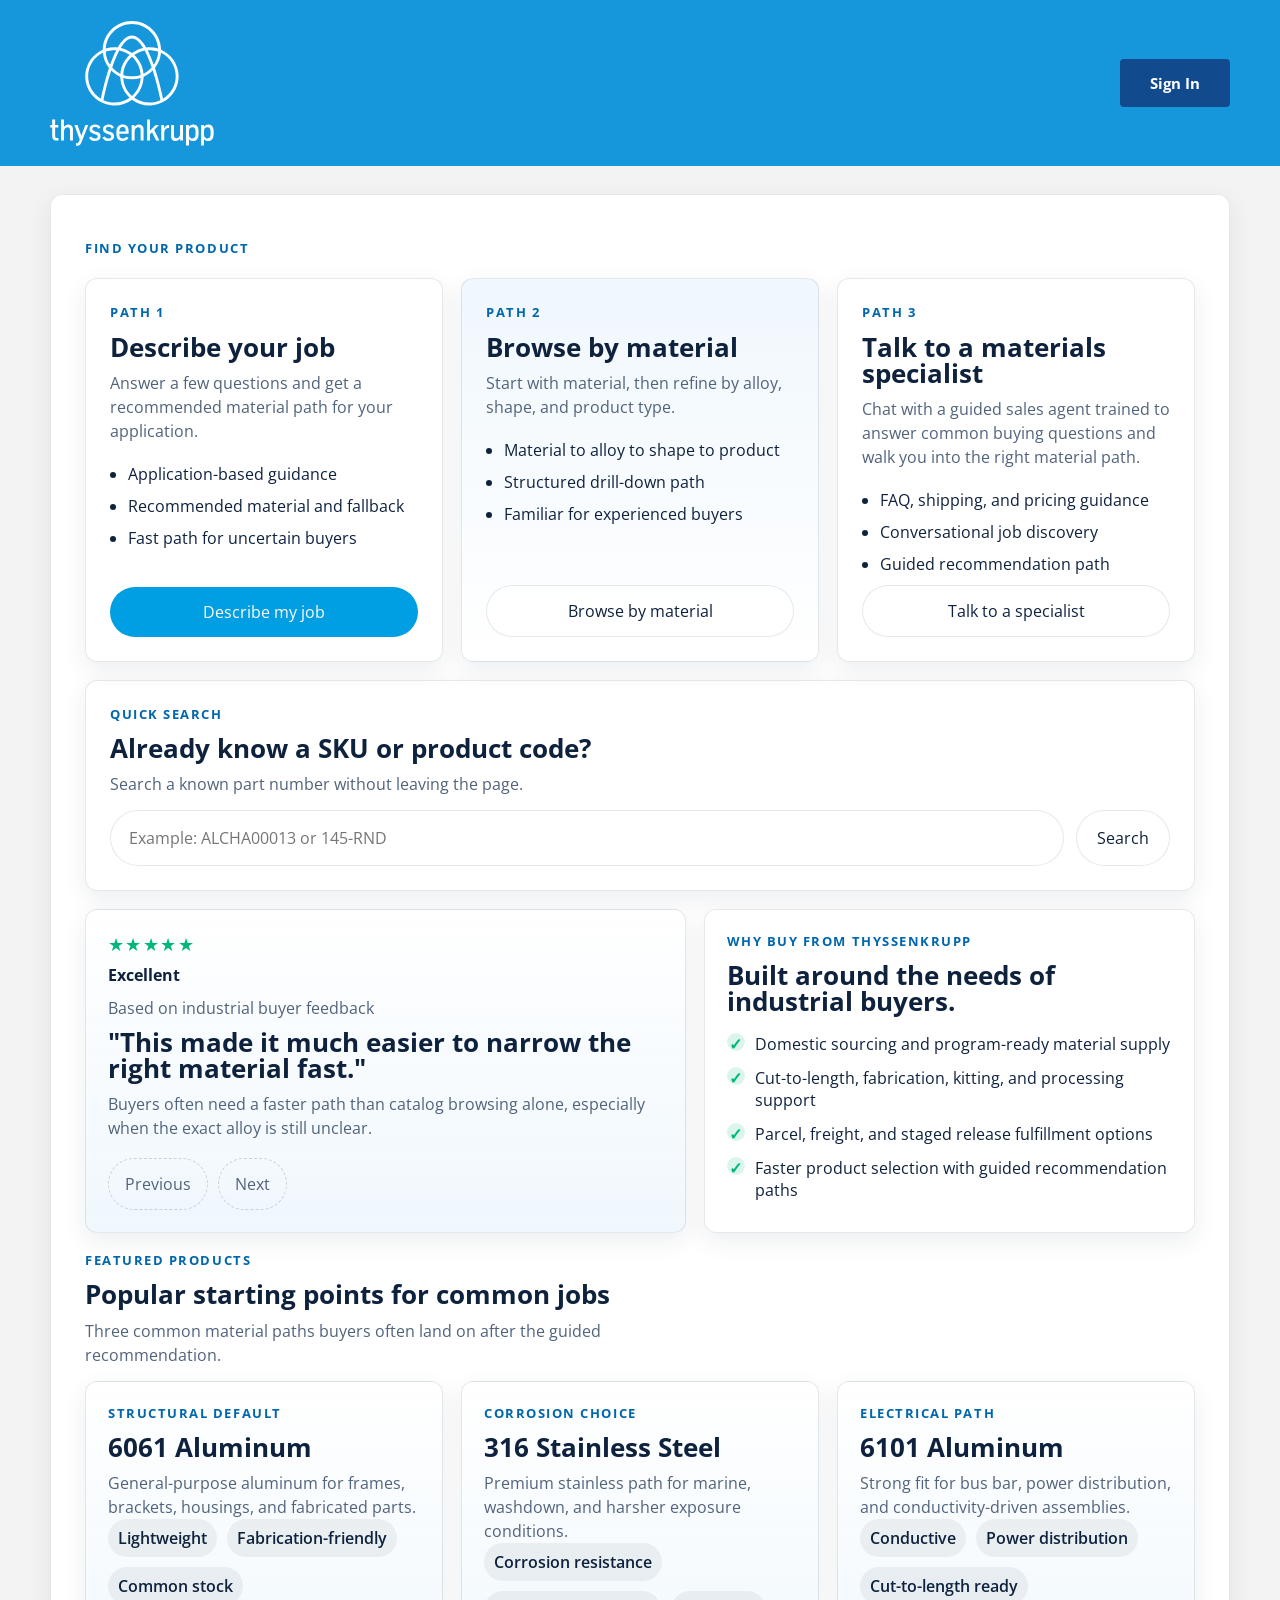
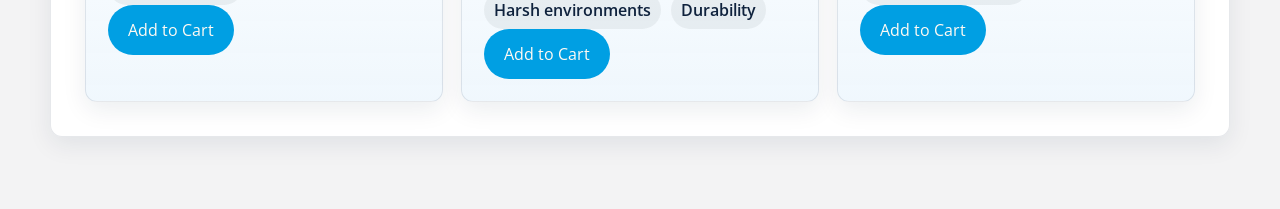
<file: index.html>
<!DOCTYPE html>
<html lang="en">
<head>
  <meta charset="UTF-8">
  <meta name="viewport" content="width=device-width, initial-scale=1.0">
  <title>materialsPLUS | Find Your Product</title>
  <link rel="preconnect" href="https://fonts.googleapis.com">
  <link rel="preconnect" href="https://fonts.gstatic.com" crossorigin>
  <link href="https://fonts.googleapis.com/css2?family=Open+Sans:wght@400;600;700&display=swap" rel="stylesheet">
  <link rel="stylesheet" href="styles.css">
</head>
<body>
  <div class="page-shell">
    <div class="brand-bar home-header">
      <div class="home-header-left">
        <img class="home-tk-logo" src="tk-logo.svg" alt="thyssenkrupp logo">
      </div>
      <div class="home-header-right">
        <div class="home-header-account">
          <span class="home-signin">Sign In</span>
        </div>
      </div>
    </div>
    <main>
      <section class="hero hero-cards-only" id="strategy">
        <div class="section-heading hero-heading">
          <p class="eyebrow">Find Your Product</p>
        </div>
        <div class="path-grid">
          <article class="path-card">
            <p class="card-label">Path 1</p>
            <h3>Describe your job</h3>
            <p>Answer a few questions and get a recommended material path for your application.</p>
            <ul class="benefit-list">
              <li>Application-based guidance</li>
              <li>Recommended material and fallback</li>
              <li>Fast path for uncertain buyers</li>
            </ul>
            <button class="button button-primary" id="start-guided-inline">Describe my job</button>
          </article>
          <article class="path-card path-card-secondary">
            <p class="card-label">Path 2</p>
            <h3>Browse by material</h3>
            <p>Start with material, then refine by alloy, shape, and product type.</p>
            <ul class="benefit-list">
              <li>Material to alloy to shape to product</li>
              <li>Structured drill-down path</li>
              <li>Familiar for experienced buyers</li>
            </ul>
            <button class="button button-secondary" id="start-selector-inline">Browse by material</button>
          </article>
          <article class="path-card">
            <p class="card-label">Path 3</p>
            <h3>Talk to a materials specialist</h3>
            <p>Chat with a guided sales agent trained to answer common buying questions and walk you into the right material path.</p>
            <ul class="benefit-list">
              <li>FAQ, shipping, and pricing guidance</li>
              <li>Conversational job discovery</li>
              <li>Guided recommendation path</li>
            </ul>
            <button class="button button-secondary" id="start-agent-inline">Talk to a specialist</button>
          </article>
        </div>

        <section class="home-search-card">
          <div class="section-heading compact-heading">
            <p class="eyebrow">Quick Search</p>
            <h3>Already know a SKU or product code?</h3>
            <p>Search a known part number without leaving the page.</p>
          </div>
          <div class="sku-form">
            <input id="home-sku-input" class="sku-input" type="text" placeholder="Example: ALCHA00013 or 145-RND">
            <button class="button button-secondary" id="home-sku-submit">Search</button>
          </div>
          <div id="home-sku-result" class="sku-result hidden"></div>
        </section>

        <section class="trust-grid">
          <article class="note-card review-slider-card">
            <div class="trustpilot-brand">
              <span class="trustpilot-stars">★★★★★</span>
              <strong>Excellent</strong>
            </div>
            <p class="review-count">Based on industrial buyer feedback</p>
            <h3 id="review-title">"This made it much easier to narrow the right material fast."</h3>
            <p id="review-copy">Buyers often need a faster path than catalog browsing alone, especially when the exact alloy is still unclear.</p>
            <div class="review-slider-controls">
              <button class="button button-ghost review-nav" id="review-prev">Previous</button>
              <button class="button button-ghost review-nav" id="review-next">Next</button>
            </div>
          </article>
          <article class="note-card benefits-card">
            <p class="eyebrow">Why Buy From thyssenkrupp</p>
            <h3>Built around the needs of industrial buyers.</h3>
            <ul class="check-list">
              <li>Domestic sourcing and program-ready material supply</li>
              <li>Cut-to-length, fabrication, kitting, and processing support</li>
              <li>Parcel, freight, and staged release fulfillment options</li>
              <li>Faster product selection with guided recommendation paths</li>
            </ul>
          </article>
        </section>

        <section class="featured-products">
          <div class="section-heading compact-heading">
            <p class="eyebrow">Featured Products</p>
            <h3>Popular starting points for common jobs</h3>
            <p>Three common material paths buyers often land on after the guided recommendation.</p>
          </div>
          <div class="strategy-grid">
            <article class="strategy-card product-spotlight">
              <p class="card-label">Structural Default</p>
              <h3>6061 Aluminum</h3>
              <p>General-purpose aluminum for frames, brackets, housings, and fabricated parts.</p>
              <div class="buyer-summary-list">
                <span>Lightweight</span>
                <span>Fabrication-friendly</span>
                <span>Common stock</span>
              </div>
              <button class="button button-primary product-spotlight-button">Add to Cart</button>
            </article>
            <article class="strategy-card product-spotlight">
              <p class="card-label">Corrosion Choice</p>
              <h3>316 Stainless Steel</h3>
              <p>Premium stainless path for marine, washdown, and harsher exposure conditions.</p>
              <div class="buyer-summary-list">
                <span>Corrosion resistance</span>
                <span>Harsh environments</span>
                <span>Durability</span>
              </div>
              <button class="button button-primary product-spotlight-button">Add to Cart</button>
            </article>
            <article class="strategy-card product-spotlight">
              <p class="card-label">Electrical Path</p>
              <h3>6101 Aluminum</h3>
              <p>Strong fit for bus bar, power distribution, and conductivity-driven assemblies.</p>
              <div class="buyer-summary-list">
                <span>Conductive</span>
                <span>Power distribution</span>
                <span>Cut-to-length ready</span>
              </div>
              <button class="button button-primary product-spotlight-button">Add to Cart</button>
            </article>
          </div>
        </section>
      </section>
    </main>
  </div>

  <script src="data.js"></script>
  <script src="flow.js"></script>
</body>
</html>
</file>
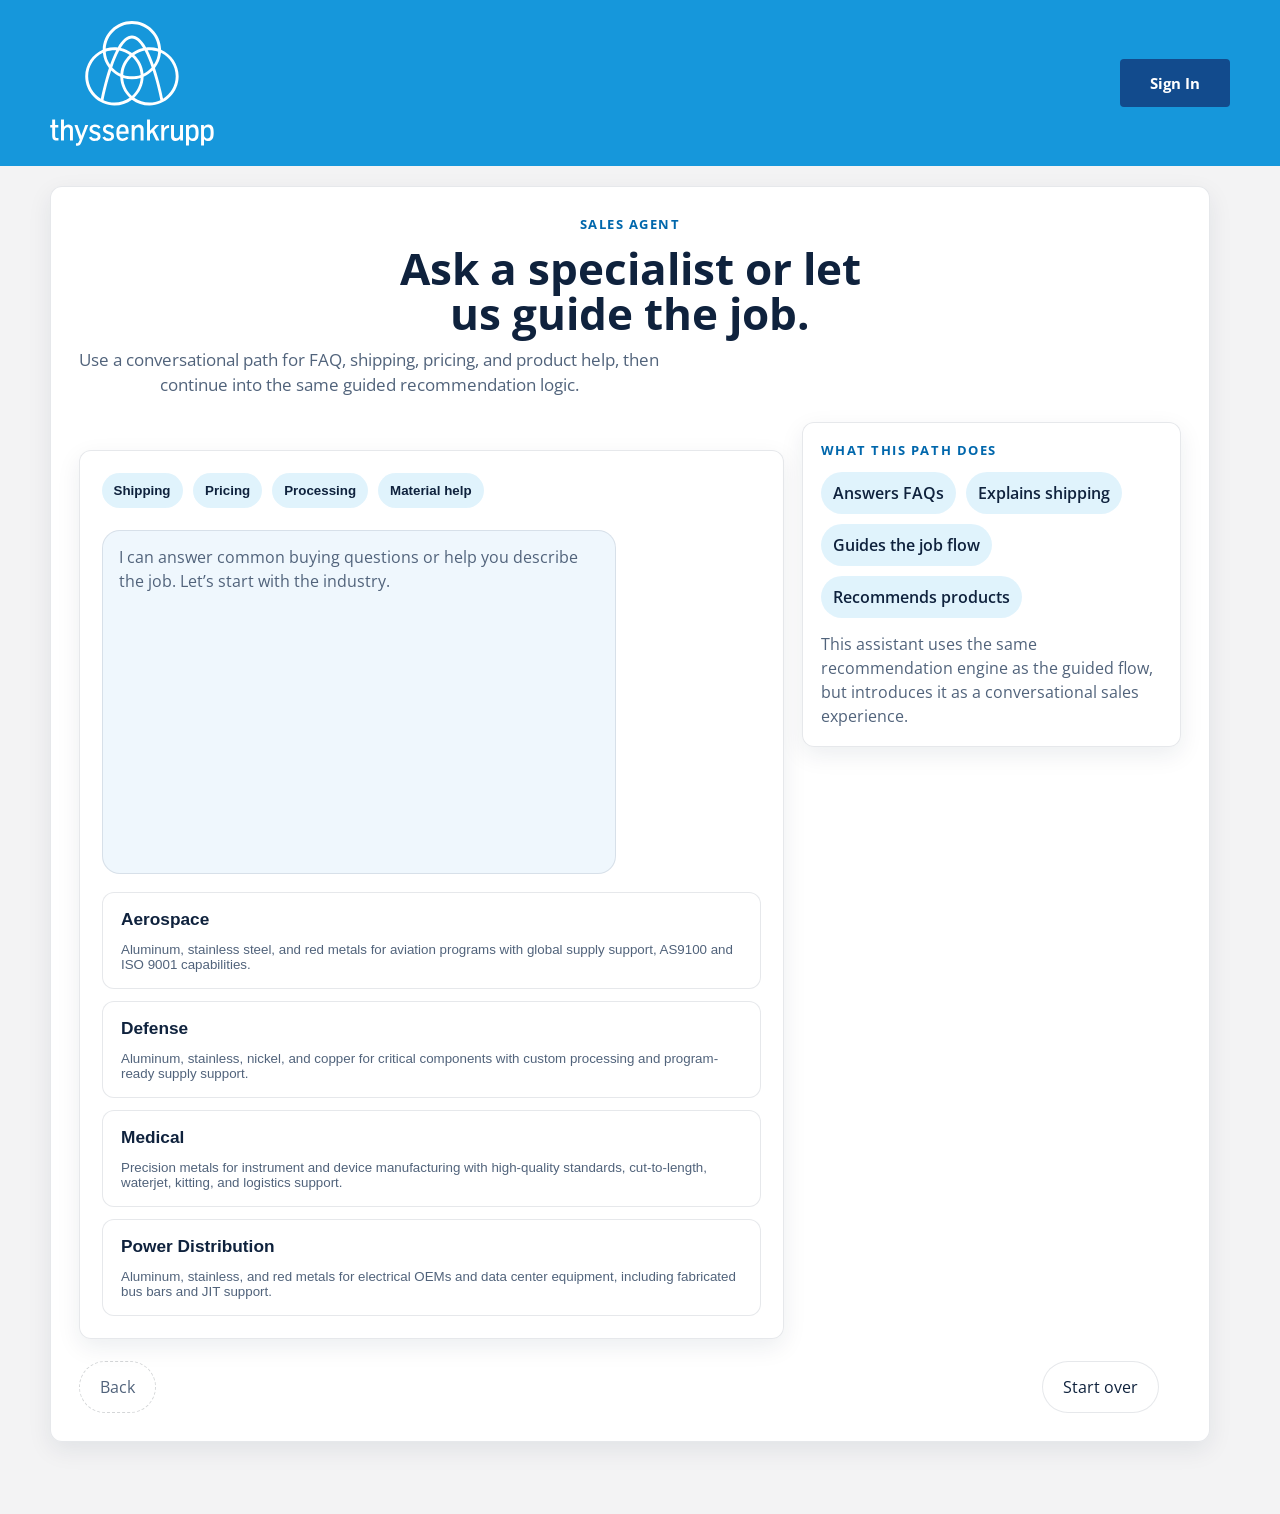
<file: agent.html>
<!DOCTYPE html>
<html lang="en">
<head>
  <meta charset="UTF-8">
  <meta name="viewport" content="width=device-width, initial-scale=1.0">
  <title>materialsPLUS | Materials Specialist</title>
  <link rel="preconnect" href="https://fonts.googleapis.com">
  <link rel="preconnect" href="https://fonts.gstatic.com" crossorigin>
  <link href="https://fonts.googleapis.com/css2?family=Open+Sans:wght@400;600;700&display=swap" rel="stylesheet">
  <link rel="stylesheet" href="styles.css">
</head>
<body data-page="agent">
  <div class="page-shell">
    <div class="brand-bar home-header">
      <div class="home-header-left">
        <img class="home-tk-logo" src="tk-logo.svg" alt="thyssenkrupp logo">
      </div>
      <div class="home-header-right">
        <div class="home-header-account">
          <span class="home-signin">Sign In</span>
        </div>
      </div>
    </div>
    <section class="experience standalone-step">
      <div class="question-shell agent-shell">
        <div class="question-header agent-header">
          <p class="question-kicker">Sales Agent</p>
          <h2>Ask a specialist or let us guide the job.</h2>
          <p class="question-description">Use a conversational path for FAQ, shipping, pricing, and product help, then continue into the same guided recommendation logic.</p>
        </div>

        <div class="agent-layout">
          <section class="wizard-card agent-chat-card">
            <div class="agent-faq-bar" id="agent-faq-bar">
              <button type="button" class="chip faq-chip" data-faq="shipping">Shipping</button>
              <button type="button" class="chip faq-chip" data-faq="pricing">Pricing</button>
              <button type="button" class="chip faq-chip" data-faq="processing">Processing</button>
              <button type="button" class="chip faq-chip" data-faq="material_help">Material help</button>
            </div>
            <div class="agent-transcript" id="agent-transcript"></div>
            <div class="agent-options" id="agent-options"></div>
          </section>

          <aside class="summary-card agent-side-card">
            <p class="card-label">What this path does</p>
            <div class="summary-chips">
              <span class="chip">Answers FAQs</span>
              <span class="chip">Explains shipping</span>
              <span class="chip">Guides the job flow</span>
              <span class="chip">Recommends products</span>
            </div>
            <p class="agent-side-copy">This assistant uses the same recommendation engine as the guided flow, but introduces it as a conversational sales experience.</p>
          </aside>
        </div>

        <div class="wizard-actions minimal-actions">
          <a class="button button-ghost" href="index.html">Back</a>
          <div class="action-spacer"></div>
          <button class="button button-secondary" id="restart-agent">Start over</button>
        </div>
      </div>
    </section>
  </div>

  <script src="data.js"></script>
  <script src="flow.js"></script>
</body>
</html>
</file>
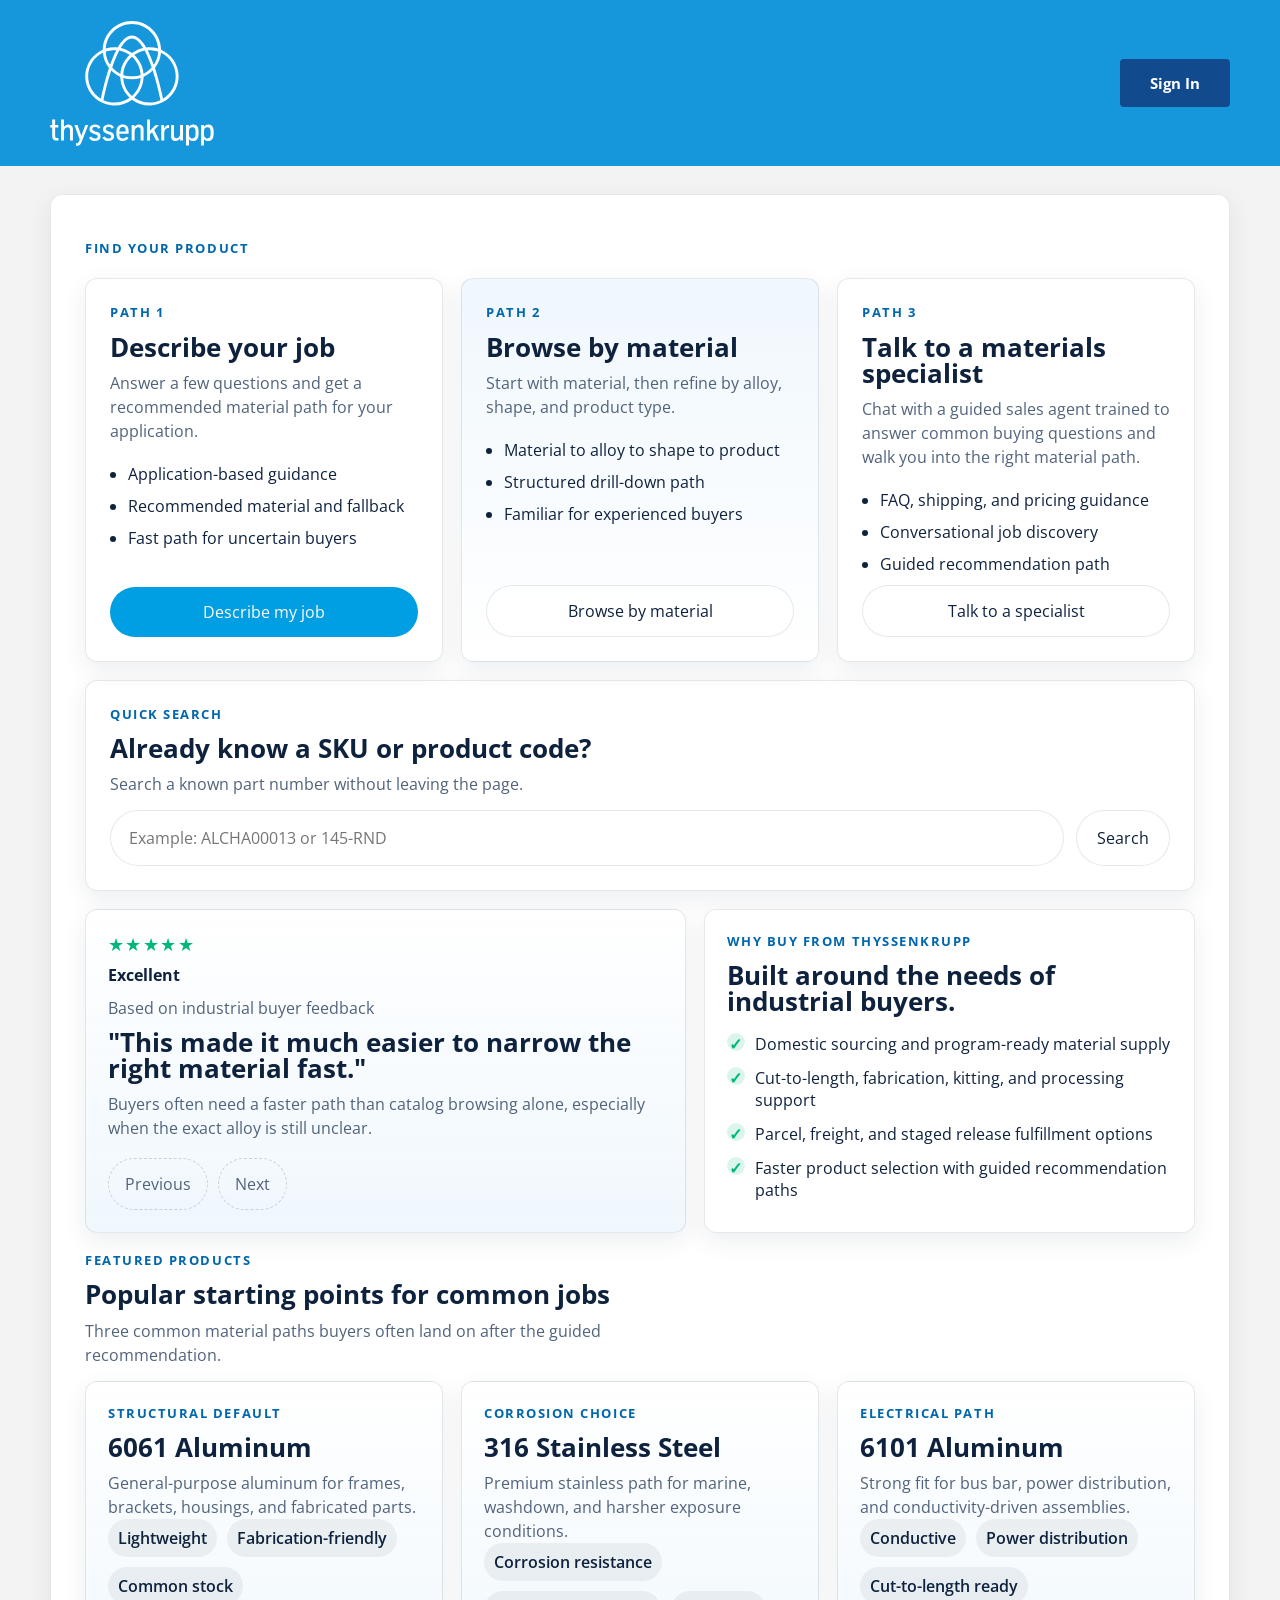
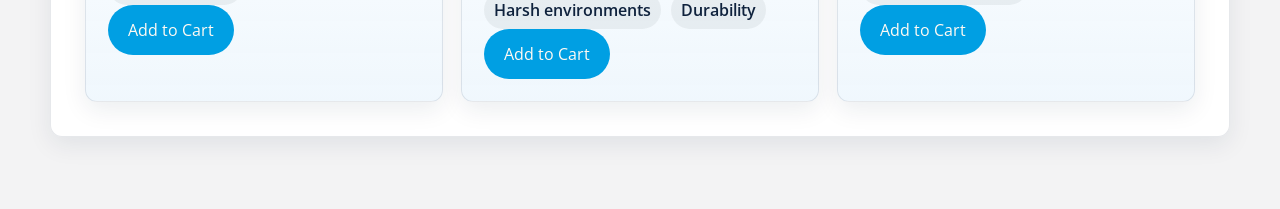
<file: buy.html>
<!DOCTYPE html>
<html lang="en">
<head>
  <meta charset="UTF-8">
  <meta name="viewport" content="width=device-width, initial-scale=1.0">
  <title>materialsPLUS | Buy Your Product</title>
  <link rel="preconnect" href="https://fonts.googleapis.com">
  <link rel="preconnect" href="https://fonts.gstatic.com" crossorigin>
  <link href="https://fonts.googleapis.com/css2?family=Open+Sans:wght@400;600;700&display=swap" rel="stylesheet">
  <link rel="stylesheet" href="styles.css">
</head>
<body data-page="buy">
  <div class="page-shell">
    <div class="brand-bar home-header">
      <div class="home-header-left">
        <img class="home-tk-logo" src="tk-logo.svg" alt="thyssenkrupp logo">
      </div>
      <div class="home-header-right">
        <div class="home-header-account">
          <span class="home-signin">Sign In</span>
        </div>
      </div>
    </div>

    <section class="experience standalone-step">
      <div class="wizard-layout">
        <aside class="wizard-sidebar">
          <div class="summary-card image-card">
            <img id="buy-image" src="" alt="Selected material image">
          </div>
          <div class="summary-card">
            <p class="card-label">Configured product</p>
            <p id="buy-product-name"></p>
            <div id="buy-summary" class="buyer-summary-list"></div>
          </div>
        </aside>

        <section class="wizard-card">
          <div class="section-heading">
            <p class="eyebrow">Ready To Buy</p>
            <h2>Review your full recommended order.</h2>
            <p>These line items are built from your job details, selected product path, and recommended stock configuration.</p>
          </div>

          <div class="buy-panels">
            <article class="result-card result-card-primary">
              <p class="result-label">Job order summary</p>
              <h4 id="buy-line-title"></h4>
              <p class="result-reason" id="buy-line-copy"></p>
              <ul class="benefit-list" id="buy-line-items"></ul>
            </article>
            <article class="result-card">
              <p class="result-label">Whole-job action</p>
              <div class="buy-cta-stack">
                <button class="button button-primary" id="add-cart">Add full job to cart</button>
                <button class="button button-secondary" id="buy-quote">Request quote for full job</button>
                <button class="button button-secondary" id="save-config">Save full job configuration</button>
              </div>
            </article>
          </div>

          <div class="wizard-actions">
            <a class="button button-ghost" href="configure.html">Back</a>
            <div class="action-spacer"></div>
            <a class="button button-secondary" href="index.html">Start a new search</a>
          </div>
        </section>
      </div>
    </section>
  </div>

  <script src="data.js"></script>
  <script src="flow.js"></script>
</body>
</html>
</file>
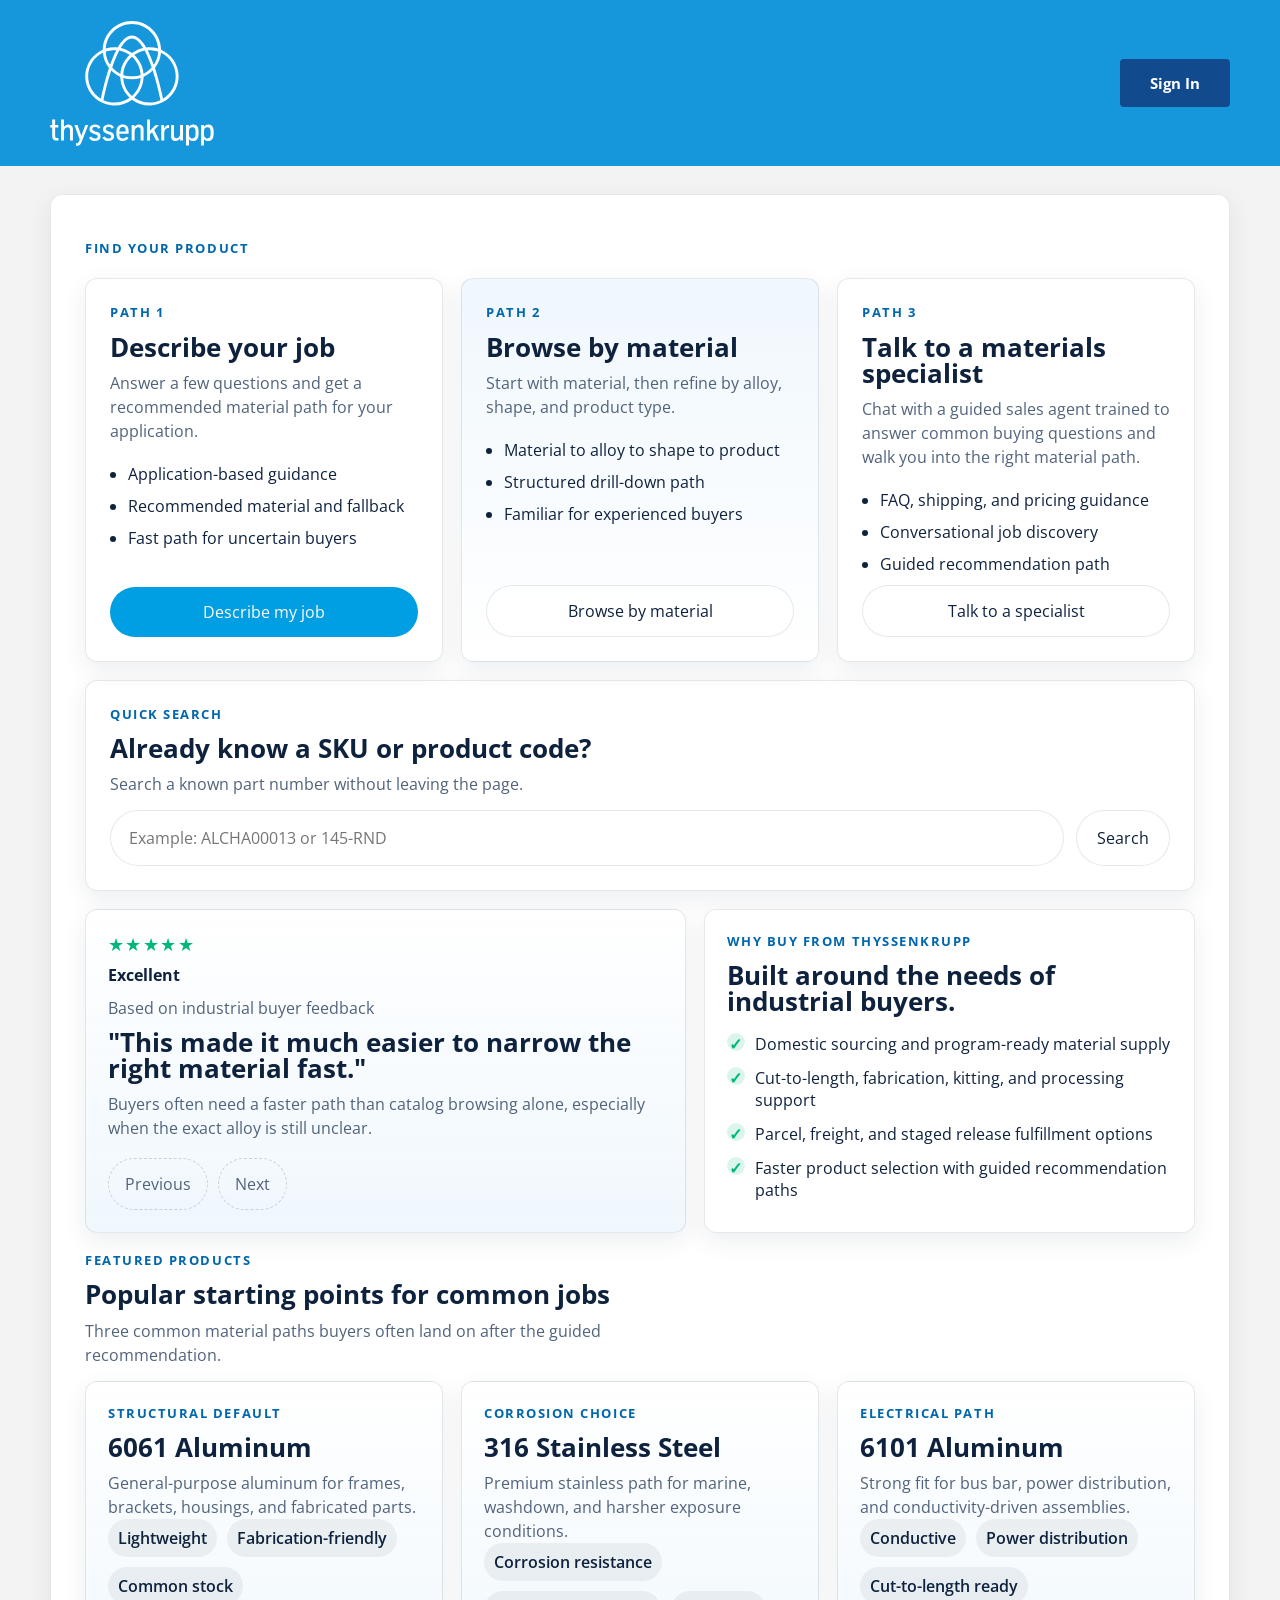
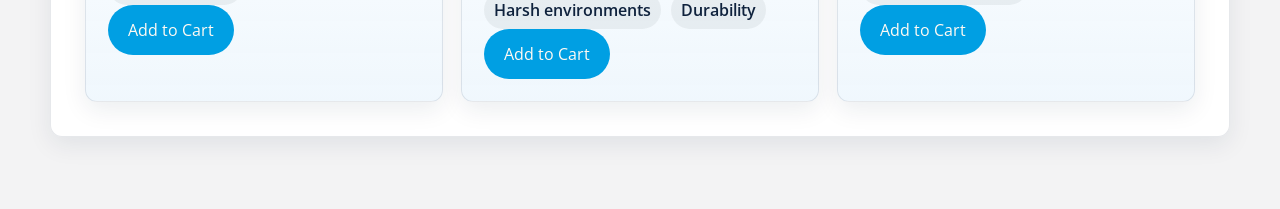
<file: configure.html>
<!DOCTYPE html>
<html lang="en">
<head>
  <meta charset="UTF-8">
  <meta name="viewport" content="width=device-width, initial-scale=1.0">
  <title>materialsPLUS | Configure Your Product</title>
  <link rel="preconnect" href="https://fonts.googleapis.com">
  <link rel="preconnect" href="https://fonts.gstatic.com" crossorigin>
  <link href="https://fonts.googleapis.com/css2?family=Open+Sans:wght@400;600;700&display=swap" rel="stylesheet">
  <link rel="stylesheet" href="styles.css">
</head>
<body data-page="configure">
  <div class="page-shell">
    <div class="brand-bar home-header">
      <div class="home-header-left">
        <img class="home-tk-logo" src="tk-logo.svg" alt="thyssenkrupp logo">
      </div>
      <div class="home-header-right">
        <div class="home-header-account">
          <span class="home-signin">Sign In</span>
        </div>
      </div>
    </div>

    <section class="experience standalone-step">
      <div class="wizard-layout">
        <aside class="wizard-sidebar">
          <div class="summary-card image-card">
            <img id="configure-image" src="" alt="Selected material image">
          </div>
          <div class="summary-card">
            <p class="card-label">Selected path</p>
            <p id="configure-product-name"></p>
            <p id="configure-product-meta"></p>
          </div>
        </aside>

        <section class="wizard-card">
          <div class="section-heading">
            <p class="eyebrow">Configure</p>
            <h2>Choose size and order details.</h2>
            <p>Continue the flow by selecting the configuration that best matches your order.</p>
          </div>

          <div class="summary-card config-recommendation" id="config-recommendation"></div>
          <div class="summary-card config-recommendation" id="bundle-recommendation"></div>

          <form class="config-form" id="config-form">
            <div class="section-heading compact-heading">
              <p class="eyebrow">Job Details</p>
              <h3>Tell us about the whole job.</h3>
            </div>
            <div class="config-grid">
              <label class="config-field">
                <span>Assemblies / units to build</span>
                <input id="job-units" type="number" min="1" value="1">
              </label>
              <label class="config-field">
                <span>Pieces needed per unit</span>
                <input id="job-pieces-per-unit" type="number" min="1" value="1">
              </label>
              <label class="config-field">
                <span>Cut length per piece (inches)</span>
                <input id="job-cut-length" type="number" min="1" value="24">
              </label>
              <label class="config-field">
                <span>Scrap / waste allowance</span>
                <select id="job-waste">
                  <option value="5">5%</option>
                  <option value="10">10%</option>
                  <option value="15">15%</option>
                </select>
              </label>
            </div>

            <div class="section-heading compact-heading">
              <p class="eyebrow">Product Setup</p>
              <h3>Adjust the recommended stock configuration.</h3>
            </div>
            <div class="config-grid">
              <label class="config-field">
                <span>Form</span>
                <select id="config-form-factor"></select>
              </label>
              <label class="config-field">
                <span>Size</span>
                <select id="config-size"></select>
              </label>
              <label class="config-field">
                <span>Length / Cut</span>
                <select id="config-cut"></select>
              </label>
              <label class="config-field">
                <span>Finish</span>
                <select id="config-finish"></select>
              </label>
              <label class="config-field">
                <span>Quantity</span>
                <input id="config-qty" type="number" min="1" value="1">
              </label>
              <label class="config-field">
                <span>Need processing?</span>
                <select id="config-processing">
                  <option value="None">None</option>
                  <option value="Cut to length">Cut to length</option>
                  <option value="Precision cut">Precision cut</option>
                  <option value="Fabrication support">Fabrication support</option>
                </select>
              </label>
            </div>
            <div class="wizard-actions">
              <a class="button button-ghost" href="results.html">Back</a>
              <div class="action-spacer"></div>
              <button class="button button-primary" type="submit">Build full job order</button>
            </div>
          </form>
        </section>
      </div>
    </section>
  </div>

  <script src="data.js"></script>
  <script src="flow.js"></script>
</body>
</html>
</file>
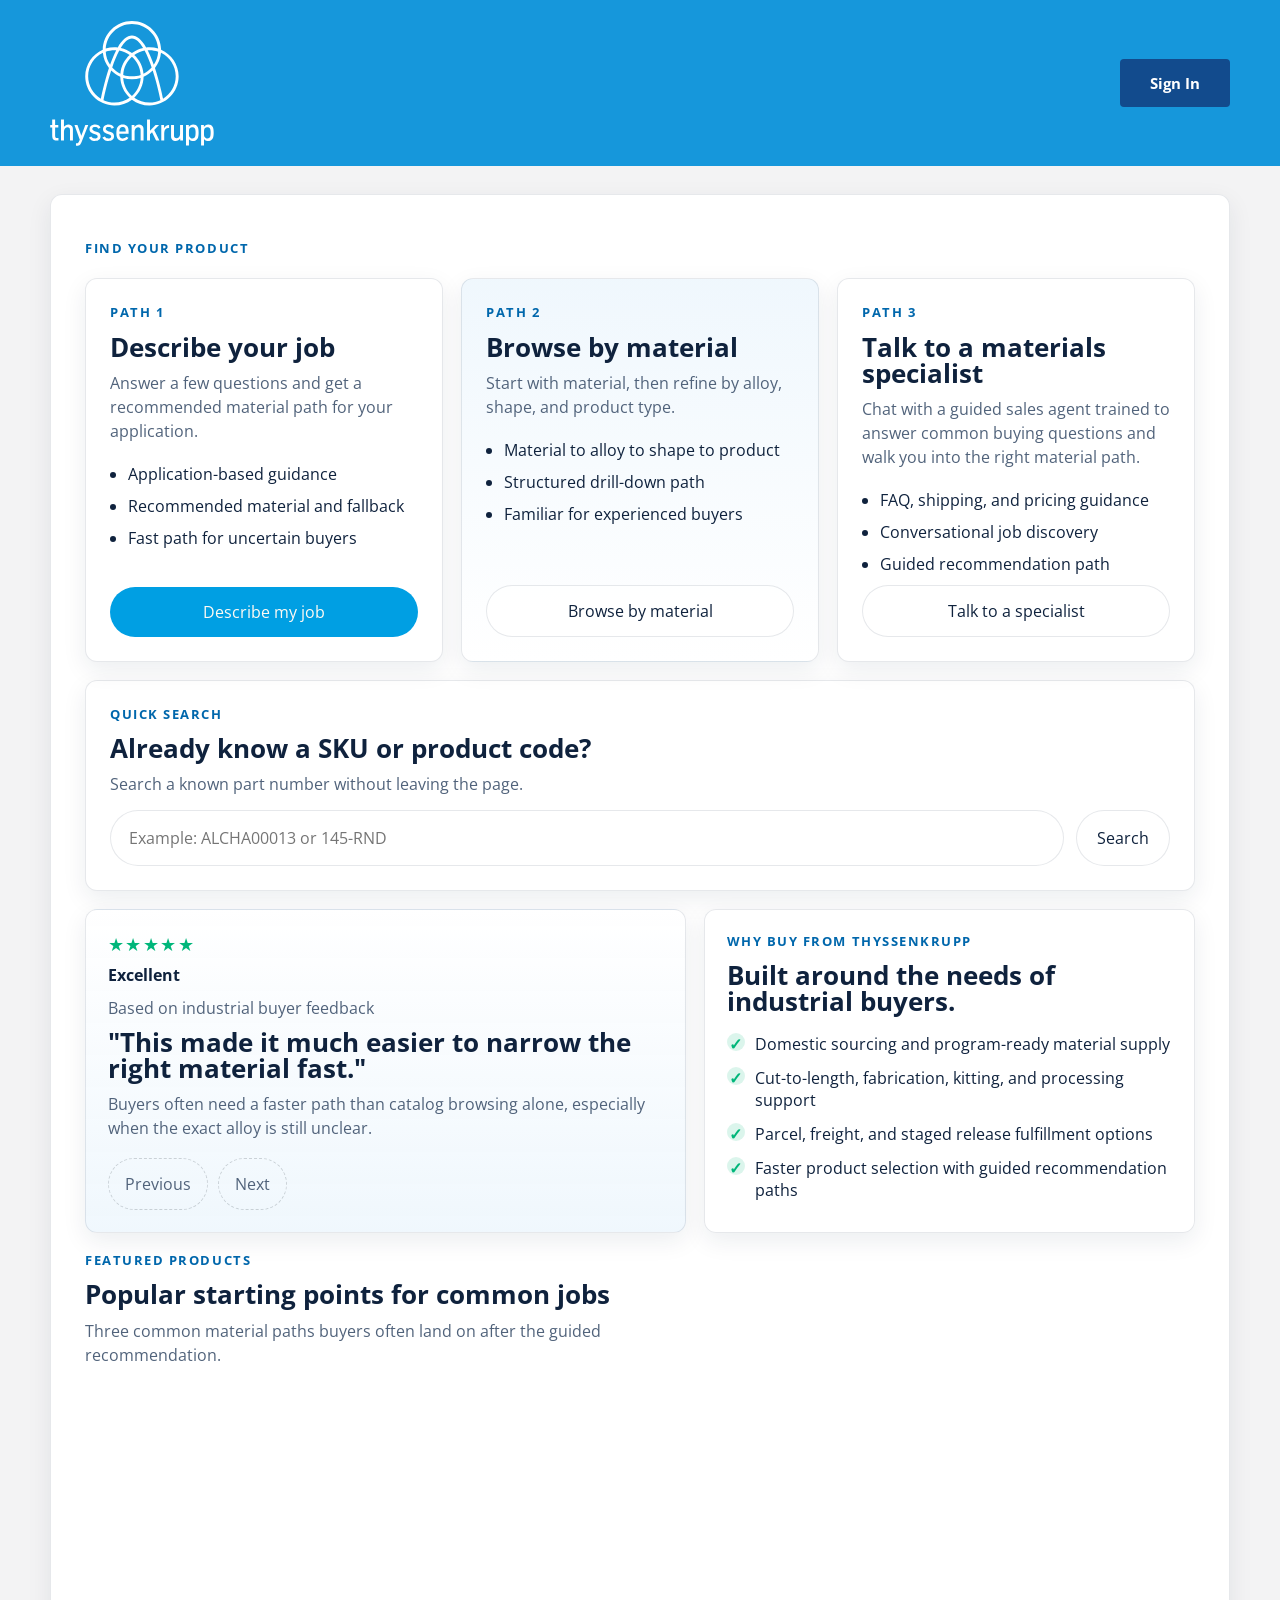
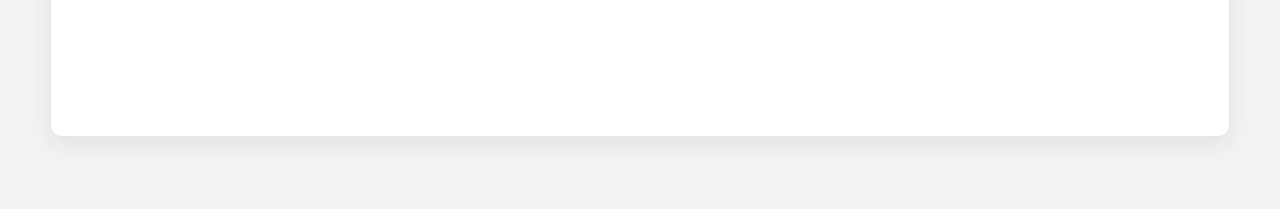
<file: results.html>
<!DOCTYPE html>
<html lang="en">
<head>
  <meta charset="UTF-8">
  <meta name="viewport" content="width=device-width, initial-scale=1.0">
  <title>materialsPLUS | Your Results</title>
  <link rel="preconnect" href="https://fonts.googleapis.com">
  <link rel="preconnect" href="https://fonts.gstatic.com" crossorigin>
  <link href="https://fonts.googleapis.com/css2?family=Open+Sans:wght@400;600;700&display=swap" rel="stylesheet">
  <link rel="stylesheet" href="styles.css">
</head>
<body data-page="results">
  <div class="page-shell">
    <div class="brand-bar home-header">
      <div class="home-header-left">
        <img class="home-tk-logo" src="tk-logo.svg" alt="thyssenkrupp logo">
      </div>
      <div class="home-header-right">
        <div class="home-header-account">
          <span class="home-signin">Sign In</span>
        </div>
      </div>
    </div>
    <section class="experience standalone-step">
      <div class="pdp-shell">
        <div class="pdp-header">
          <p class="eyebrow">Product Details</p>
          <h2 id="result-title">Recommended product based on your application.</h2>
          <p id="result-subtitle">Review the product details, adjust the stock options, and continue into your job build.</p>
        </div>

        <section class="summary-card pdp-top-summary">
          <p class="card-label">Selected Requirements</p>
          <div class="summary-chips" id="summary-chips"></div>
        </section>

        <section class="wizard-card pdp-product">
          <div class="pdp-breadcrumbs">
            <span>Homepage</span>
            <span>Find Product</span>
            <span>Product Details</span>
          </div>
          <h1 class="pdp-title" id="primary-name"></h1>
          <div class="pdp-meta-grid" id="pdp-meta-grid"></div>
          <div class="product-detail-grid">
            <article class="result-card product-media-card">
              <img id="primary-product-image" class="product-detail-image" src="" alt="Recommended product image">
            </article>
            <article class="result-card result-card-primary product-info-card">
              <p class="price-line" id="primary-price"></p>
              <p class="result-use" id="primary-use"></p>
              <p class="result-reason" id="primary-reason"></p>

              <div class="spec-block">
                <p class="card-label">Size</p>
                <div class="size-options" id="size-options"></div>
              </div>

              <div class="pdp-buy-grid">
                <div class="spec-block">
                  <p class="card-label">Select Length</p>
                  <div class="size-options" id="length-options"></div>
                </div>
                <div class="spec-block">
                  <p class="card-label">Quantity</p>
                  <input class="pdp-qty" id="primary-qty" type="number" min="1" value="1">
                </div>
              </div>

              <div class="spec-block">
                <p class="card-label">Would you like us to</p>
                <div class="size-options" id="cut-options"></div>
              </div>

              <p class="result-reason secondary-reason" id="size-quantity-reason"></p>

              <div class="result-actions">
                <button class="button button-primary" id="cta-buy">Add to Cart</button>
                <button class="button button-secondary" id="cta-configure">Continue Shopping</button>
              </div>
            </article>
          </div>

          <div class="pdp-content-grid">
            <section class="summary-card pdp-inline-card">
              <p class="card-label">Why This Product</p>
              <div id="buyer-summary"></div>
            </section>
            <section class="summary-card pdp-inline-card">
              <p class="card-label">Specifications</p>
              <div class="spec-grid" id="spec-grid"></div>
            </section>
            <section class="summary-card pdp-inline-card">
              <p class="card-label">Shipping and Fulfillment</p>
              <p id="shipping-copy"></p>
            </section>
            <section class="summary-card pdp-inline-card">
              <p class="card-label">Why Buy From thyssenkrupp materialsPLUS</p>
              <ul class="benefit-list" id="primary-benefits"></ul>
            </section>
          </div>
        </section>

        <section class="wizard-card bundle-section">
          <div class="section-heading compact-heading">
            <p class="eyebrow">Complete the job</p>
            <h3>Products commonly purchased alongside this line</h3>
          </div>
          <div class="bundle-carousel" id="bundle-lines"></div>
        </section>

        <div class="wizard-actions">
          <a class="button button-ghost" id="back-link" href="question.html?step=6">Back</a>
          <div class="action-spacer"></div>
          <button class="button button-secondary" id="restart-button">Start over</button>
        </div>
      </div>
    </section>
  </div>

  <script src="data.js"></script>
  <script src="flow.js"></script>
</body>
</html>
</file>
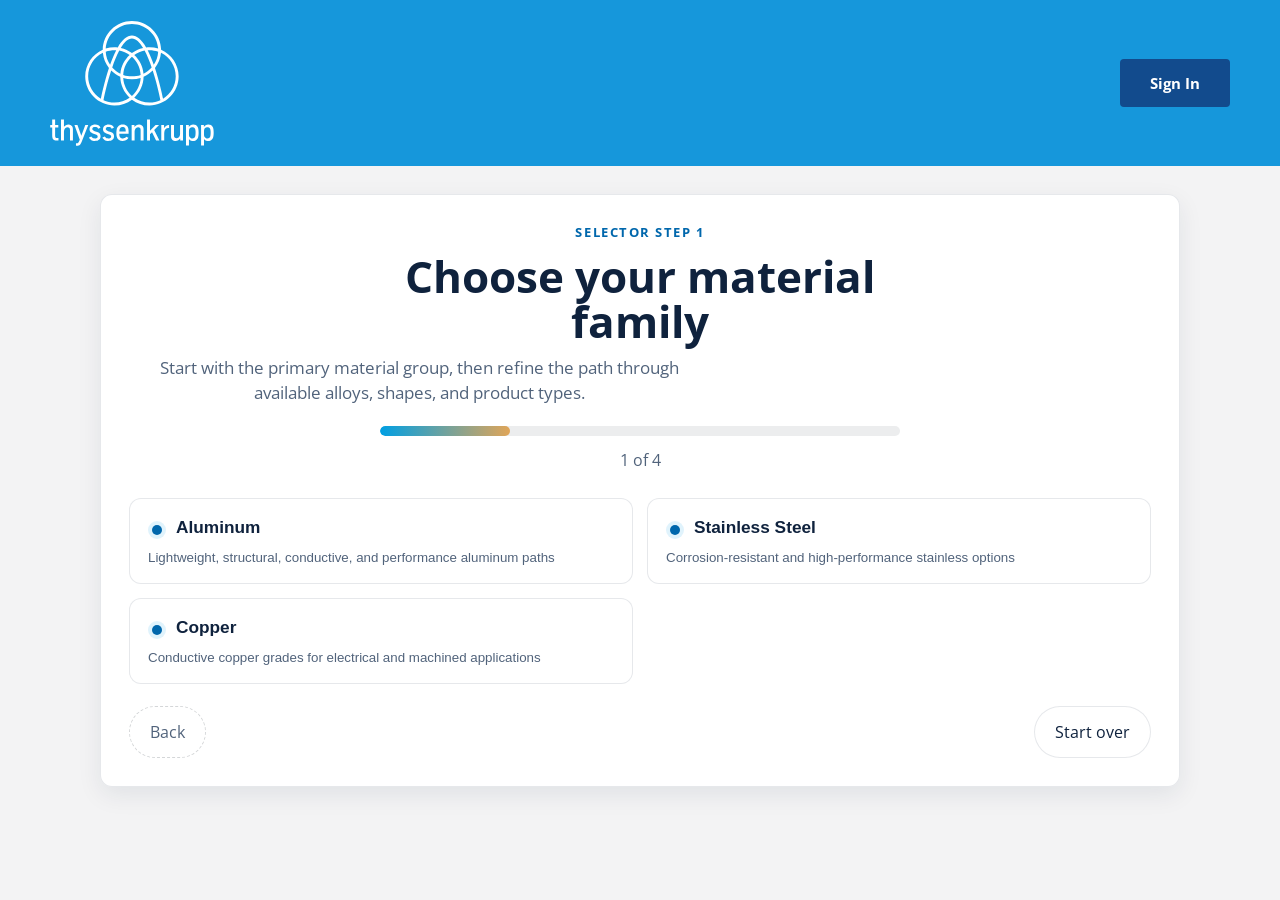
<file: selector.html>
<!DOCTYPE html>
<html lang="en">
<head>
  <meta charset="UTF-8">
  <meta name="viewport" content="width=device-width, initial-scale=1.0">
  <title>materialsPLUS | Browse By Material</title>
  <link rel="preconnect" href="https://fonts.googleapis.com">
  <link rel="preconnect" href="https://fonts.gstatic.com" crossorigin>
  <link href="https://fonts.googleapis.com/css2?family=Open+Sans:wght@400;600;700&display=swap" rel="stylesheet">
  <link rel="stylesheet" href="styles.css">
</head>
<body data-page="selector">
  <div class="page-shell">
    <div class="brand-bar home-header">
      <div class="home-header-left">
        <img class="home-tk-logo" src="tk-logo.svg" alt="thyssenkrupp logo">
      </div>
      <div class="home-header-right">
        <div class="home-header-account">
          <span class="home-signin">Sign In</span>
        </div>
      </div>
    </div>
    <section class="question-stage">
      <div class="question-shell">
        <div class="question-header">
          <p class="question-kicker" id="question-kicker">Selector step 1</p>
          <h2 id="question-title"></h2>
          <p class="question-description" id="question-description"></p>
        </div>
        <div class="progress-inline">
          <div class="progress-track" aria-hidden="true">
            <div class="progress-bar" id="progress-bar"></div>
          </div>
          <p class="progress-text"><span id="progress-step">1</span> of <span id="progress-total">4</span></p>
        </div>
        <div class="options-grid visual-grid" id="options-grid"></div>
        <div class="wizard-actions minimal-actions">
          <button class="button button-ghost" id="back-button">Back</button>
          <div class="action-spacer"></div>
          <button class="button button-secondary" id="restart-button">Start over</button>
        </div>
      </div>
    </section>
  </div>

  <script src="data.js"></script>
  <script src="flow.js"></script>
</body>
</html>
</file>
<file: styles.css>
:root {
  --bg: #f2f3f5;
  --panel: rgba(255, 255, 255, 0.97);
  --panel-strong: #ffffff;
  --text: #0f223d;
  --muted: #51637b;
  --line: rgba(15, 34, 61, 0.1);
  --accent: #009fe3;
  --accent-deep: #0067ac;
  --accent-soft: rgba(0, 159, 227, 0.12);
  --sea: #0f223d;
  --sea-soft: rgba(15, 34, 61, 0.08);
  --shadow: 0 8px 24px rgba(15, 34, 61, 0.08);
  --radius-lg: 12px;
  --radius-md: 10px;
  --radius-sm: 999px;
}

* {
  box-sizing: border-box;
}

html {
  scroll-behavior: smooth;
}

body {
  margin: 0;
  min-height: 100vh;
  font-family: "Open Sans", sans-serif;
  color: var(--text);
  background: #f3f3f4;
}

body::before {
  display: none;
}

.page-shell {
  width: min(1180px, calc(100% - 32px));
  margin: 0 auto;
  padding: 0 0 72px;
}

.brand-bar {
  display: flex;
  justify-content: flex-start;
  align-items: center;
  gap: 28px;
  margin-bottom: 20px;
  padding: 20px 26px;
  border: 1px solid rgba(15, 34, 61, 0.1);
  border-radius: 10px;
  background: rgba(255, 255, 255, 0.98);
  box-shadow: 0 6px 18px rgba(15, 34, 61, 0.06);
}

.home-header {
  justify-content: space-between;
  gap: 20px;
  padding: 20px max(calc((100vw - 1180px) / 2), 16px);
  border: 0;
  border-radius: 0;
  background: #1697db;
  box-shadow: none;
  width: 100vw;
  margin-left: calc(50% - 50vw);
  margin-right: calc(50% - 50vw);
  margin-top: 0;
  margin-bottom: 20px;
}

.brand-bar.compact {
  margin-bottom: 20px;
}

.brand-mark {
  display: flex;
  flex-direction: column;
  line-height: 1;
  gap: 4px;
}

.home-header-left {
  display: flex;
  align-items: center;
  gap: 12px;
  min-width: 0;
}

.home-tk-logo {
  width: 165px;
  max-width: 28vw;
  height: auto;
  display: block;
}

.brand-kicker {
  font-family: "Open Sans", sans-serif;
  font-weight: 700;
  color: #0077c8;
  text-transform: lowercase;
  font-size: 1.05rem;
}

.brand-name {
  font-family: "Open Sans", sans-serif;
  font-size: 1.7rem;
  font-weight: 700;
  color: var(--sea);
  letter-spacing: -0.02em;
}

.home-header-search {
  display: none;
}

.home-header-right {
  display: flex;
  align-items: center;
  color: #ffffff;
}

.home-header-account {
  display: flex;
  align-items: center;
  font-size: 0.95rem;
}

.home-signin {
  padding: 14px 30px;
  border-radius: 4px;
  background: #124b8d;
  font-weight: 700;
  color: #ffffff;
}

.hero,
.wizard-card,
.progress-card,
.summary-card,
.strategy-card,
.note-card,
.result-card,
.insight-card,
.hero-card,
.question-shell {
  backdrop-filter: blur(14px);
  background: var(--panel);
  border: 1px solid var(--line);
  box-shadow: var(--shadow);
}

.hero {
  padding: 34px;
  border-radius: var(--radius-lg);
  position: relative;
  overflow: hidden;
}

.hero::after {
  display: none;
}

.eyebrow,
.card-label,
.question-kicker,
.result-label {
  margin: 0 0 12px;
  text-transform: uppercase;
  letter-spacing: 0.12em;
  font-size: 0.8rem;
  font-weight: 700;
  color: var(--accent-deep);
}

h1,
h2,
h3,
h4 {
  font-family: "Open Sans", sans-serif;
  line-height: 1.02;
  margin: 0;
}

h1 {
  font-size: clamp(2.6rem, 5.5vw, 4.8rem);
  max-width: 12ch;
}

h2 {
  font-size: clamp(2rem, 3.4vw, 3rem);
  max-width: 14ch;
}

h3 {
  font-size: clamp(1.4rem, 2vw, 1.7rem);
}

h4 {
  font-size: 1.65rem;
}

p {
  margin: 0;
  color: var(--muted);
  line-height: 1.5;
}

.hero-actions,
.result-actions,
.wizard-actions {
  display: flex;
  flex-wrap: wrap;
  gap: 12px;
  align-items: center;
}

.hero-points,
.mini-flow,
.benefit-list {
  margin: 22px 0 0;
  padding-left: 18px;
  color: var(--text);
}

.hero-points li,
.mini-flow li,
.benefit-list li {
  margin-bottom: 10px;
}

.image-card {
  padding: 0;
  overflow: hidden;
  max-height: 130px;
}

.image-card img,
.path-visual img {
  display: block;
  width: 100%;
  height: 100%;
  object-fit: cover;
}

.hero-card {
  padding: 22px;
  border-radius: 22px;
}

.hero-card-accent {
  background: linear-gradient(180deg, rgba(0, 103, 172, 0.95), rgba(15, 34, 61, 0.96));
}

.hero-card-accent p {
  color: rgba(255, 255, 255, 0.84);
}

.hero-card-accent .card-label {
  color: #f6c7a5;
}

.button {
  appearance: none;
  border: 0;
  cursor: pointer;
  font: inherit;
  border-radius: var(--radius-sm);
  padding: 14px 20px;
  transition: transform 140ms ease, background-color 140ms ease, color 140ms ease, opacity 140ms ease;
  text-decoration: none;
  display: inline-flex;
  align-items: center;
  justify-content: center;
}

.button:hover {
  transform: translateY(-1px);
}

.button-primary {
  background: var(--accent);
  color: #fffaf3;
}

.button-primary:hover {
  background: var(--accent-deep);
}

.button-secondary {
  background: rgba(255, 255, 255, 0.68);
  color: var(--text);
  border: 1px solid var(--line);
}

.button-ghost {
  background: transparent;
  color: var(--muted);
  border: 1px dashed rgba(18, 32, 39, 0.18);
}

.button[disabled] {
  opacity: 0.45;
  cursor: default;
  transform: none;
}

section {
  margin-top: 28px;
}

.section-heading {
  margin-bottom: 20px;
}

.section-heading p:last-child {
  max-width: 60ch;
  margin-top: 10px;
}

.strategy-grid,
.notes-grid,
.insight-grid {
  display: grid;
  grid-template-columns: repeat(3, minmax(0, 1fr));
  gap: 18px;
}

.path-grid {
  display: grid;
  grid-template-columns: repeat(3, minmax(0, 1fr));
  gap: 18px;
  align-items: stretch;
}

.path-card {
  padding: 24px;
  border-radius: var(--radius-lg);
  border: 1px solid var(--line);
  background: #ffffff;
  box-shadow: var(--shadow);
  display: flex;
  flex-direction: column;
  min-height: 100%;
}

.path-visual {
  margin: -24px -24px 18px;
  border-bottom: 1px solid var(--line);
  overflow: hidden;
  min-height: 72px;
}

.path-card-secondary {
  background: linear-gradient(180deg, rgba(239, 247, 253, 0.96), rgba(255, 255, 255, 0.96));
}

.path-card h3 {
  margin-bottom: 10px;
}

.path-card p:not(.card-label) {
  margin-bottom: 4px;
}

.path-card .button {
  margin-top: auto;
}

.home-search-card {
  margin-top: 18px;
  padding: 24px;
  border-radius: var(--radius-lg);
  border: 1px solid var(--line);
  background: #ffffff;
  box-shadow: var(--shadow);
}

.trust-grid,
.featured-products {
  margin-top: 18px;
}

.trust-grid {
  display: grid;
  grid-template-columns: 1.1fr 0.9fr;
  gap: 18px;
}

.review-slider-card {
  background: linear-gradient(180deg, rgba(255, 255, 255, 0.99), rgba(239, 247, 253, 0.95));
}

.trustpilot-brand {
  display: grid;
  gap: 8px;
  margin-bottom: 10px;
}

.trustpilot-stars {
  color: #00b67a;
  font-size: 1.1rem;
  letter-spacing: 0.08em;
}

.review-count {
  margin-bottom: 10px;
}

.review-slider-controls {
  display: flex;
  gap: 10px;
  margin-top: 18px;
}

.review-nav {
  padding-inline: 16px;
}

.benefits-card {
  background: rgba(255, 255, 255, 0.96);
}

.check-list {
  margin: 18px 0 0;
  padding: 0;
  list-style: none;
  display: grid;
  gap: 12px;
}

.check-list li {
  position: relative;
  padding-left: 28px;
  color: var(--text);
}

.check-list li::before {
  content: "✓";
  position: absolute;
  left: 0;
  top: 0;
  width: 18px;
  height: 18px;
  border-radius: 999px;
  display: grid;
  place-items: center;
  background: rgba(0, 182, 122, 0.14);
  color: #00b67a;
  font-weight: 700;
}

.product-spotlight {
  background: linear-gradient(180deg, rgba(255, 255, 255, 0.98), rgba(239, 247, 253, 0.94));
}

.product-spotlight-button {
  margin-top: auto;
}

.strategy-card,
.note-card,
.insight-card {
  padding: 22px;
  border-radius: var(--radius-lg);
}

.strategy-card h3,
.note-card h3 {
  margin-bottom: 10px;
}

.progress-card,
.summary-card {
  padding: 18px;
  border-radius: var(--radius-lg);
}

.progress-track {
  width: 100%;
  height: 10px;
  background: rgba(18, 32, 39, 0.08);
  border-radius: var(--radius-sm);
  overflow: hidden;
}

.progress-bar {
  width: 16.6%;
  height: 100%;
  background: linear-gradient(90deg, var(--accent), #e0a558);
  border-radius: inherit;
  transition: width 220ms ease;
}

.progress-text {
  margin-top: 12px;
}

.summary-chips {
  display: flex;
  flex-wrap: wrap;
  gap: 10px;
}

.chip {
  display: inline-flex;
  align-items: center;
  gap: 8px;
  padding: 10px 12px;
  border-radius: var(--radius-sm);
  background: var(--accent-soft);
  color: var(--sea);
  font-weight: 600;
}

.chip-muted {
  background: rgba(18, 32, 39, 0.06);
  color: var(--muted);
}

.wizard-card {
  padding: 28px;
  border-radius: var(--radius-lg);
}

.pdp-shell {
  display: grid;
  gap: 22px;
}

.pdp-header {
  display: grid;
  gap: 10px;
}

.pdp-header h2 {
  max-width: 18ch;
}

.pdp-top {
  display: grid;
  grid-template-columns: minmax(0, 1.45fr) minmax(290px, 0.55fr);
  gap: 18px;
  align-items: start;
}

.pdp-product {
  padding: 24px;
}

.pdp-top-summary {
  margin-top: 0;
}

.pdp-breadcrumbs {
  display: flex;
  flex-wrap: wrap;
  gap: 10px;
  margin-bottom: 16px;
  color: var(--muted);
  font-size: 0.92rem;
}

.pdp-breadcrumbs span:not(:last-child)::after {
  content: "/";
  margin-left: 10px;
  color: rgba(15, 34, 61, 0.34);
}

.pdp-title {
  max-width: none;
  font-size: clamp(1.9rem, 3vw, 2.6rem);
  line-height: 1.1;
}

.pdp-meta-grid {
  display: grid;
  grid-template-columns: repeat(3, minmax(0, 1fr));
  gap: 10px 14px;
  padding: 18px 0 22px;
  border-bottom: 1px solid var(--line);
}

.pdp-meta-item {
  display: grid;
  gap: 4px;
}

.pdp-meta-item span {
  color: var(--muted);
  font-size: 0.88rem;
}

.pdp-meta-item strong {
  color: var(--text);
  font-size: 0.96rem;
}

.wizard-sidebar .image-card {
  max-height: 110px;
}

.standalone-step {
  margin-top: 0;
}

.question-stage {
  display: grid;
  place-items: center;
}

.question-shell {
  width: min(100%, 1080px);
  padding: 28px;
  border-radius: var(--radius-lg);
}

.question-header {
  text-align: center;
}

.question-header h2 {
  max-width: 20ch;
  margin: 0 auto;
}

.progress-inline {
  max-width: 520px;
  margin: 20px auto 8px;
}

.progress-inline .progress-text {
  text-align: center;
}

.sku-panel {
  min-height: 420px;
}

.config-form {
  margin-top: 12px;
}

.config-recommendation {
  margin-bottom: 18px;
}

.bundle-lines {
  display: grid;
  gap: 10px;
  margin-top: 14px;
}

.bundle-line {
  padding: 12px 14px;
  border-radius: var(--radius-md);
  background: #f6f7f8;
}

.bundle-line p {
  margin-top: 4px;
}

.product-detail-grid {
  display: grid;
  grid-template-columns: 0.9fr 1.1fr;
  gap: 18px;
  margin-top: 22px;
  align-items: start;
}

.pdp-content-grid {
  display: grid;
  grid-template-columns: repeat(2, minmax(0, 1fr));
  gap: 16px;
  margin-top: 18px;
}

.pdp-inline-card {
  height: 100%;
}

#buyer-summary p {
  margin-bottom: 12px;
}

.product-media-card,
.product-info-card {
  height: 100%;
}

.product-detail-image {
  width: 100%;
  aspect-ratio: 1 / 1;
  object-fit: cover;
  display: block;
  border-radius: var(--radius-md);
}

.price-line {
  margin-top: 0;
  color: var(--sea);
  font-size: 1.35rem;
  font-weight: 700;
}

.spec-block {
  margin-top: 16px;
}

.pdp-buy-grid {
  display: grid;
  grid-template-columns: 1fr 180px;
  gap: 14px;
}

.pdp-qty {
  width: 100%;
  border: 1px solid var(--line);
  border-radius: var(--radius-md);
  padding: 12px 14px;
  font: inherit;
  background: rgba(255, 255, 255, 0.96);
  color: var(--text);
}

.size-options {
  display: flex;
  flex-wrap: wrap;
  gap: 10px;
}

.size-chip {
  border: 1px solid var(--line);
  background: rgba(255, 255, 255, 0.9);
  border-radius: 999px;
  padding: 10px 12px;
  cursor: pointer;
  font: inherit;
}

.size-chip.active {
  border-color: var(--accent);
  background: var(--accent-soft);
}

.spec-grid {
  display: grid;
  gap: 10px;
}

.spec-row {
  display: flex;
  justify-content: space-between;
  gap: 14px;
  padding: 10px 0;
  border-bottom: 1px solid var(--line);
}

.bundle-section {
  margin-top: 26px;
}

.bundle-carousel {
  display: grid;
  grid-template-columns: repeat(3, minmax(240px, 1fr));
  gap: 14px;
}

.bundle-card {
  border: 1px solid var(--line);
  border-radius: var(--radius-lg);
  overflow: hidden;
  background: #ffffff;
}

.bundle-card img {
  width: 100%;
  height: 92px;
  object-fit: cover;
  display: block;
}

.bundle-card-body {
  padding: 14px;
}

.bundle-card-body p {
  margin-top: 6px;
}

.bundle-card-body span {
  display: block;
  margin-top: 8px;
  color: var(--muted);
  font-size: 0.92rem;
}

.compact-heading {
  margin-top: 0;
  margin-bottom: 14px;
}

.config-grid,
.buy-panels {
  display: grid;
  grid-template-columns: repeat(2, minmax(0, 1fr));
  gap: 16px;
}

.config-field {
  display: grid;
  gap: 8px;
  font-weight: 700;
  color: var(--text);
}

.config-field select,
.config-field input {
  border: 1px solid var(--line);
  border-radius: var(--radius-md);
  padding: 14px 16px;
  font: inherit;
  background: rgba(255, 255, 255, 0.95);
  color: var(--text);
}

.buy-cta-stack {
  display: grid;
  gap: 12px;
}

.field-label {
  display: inline-block;
  margin-top: 26px;
  margin-bottom: 10px;
  font-weight: 700;
  color: var(--text);
}

.sku-form {
  display: flex;
  gap: 12px;
  flex-wrap: wrap;
}

.sku-input {
  flex: 1 1 320px;
  border: 1px solid var(--line);
  border-radius: 999px;
  padding: 16px 18px;
  font: inherit;
  color: var(--text);
  background: rgba(255, 255, 255, 0.92);
}

.sku-input:focus {
  outline: 2px solid rgba(0, 159, 227, 0.2);
  border-color: var(--accent);
}

.sku-result {
  margin-top: 22px;
  padding: 22px;
  border-radius: var(--radius-lg);
  border: 1px solid var(--line);
  background: #ffffff;
}

.agent-shell {
  width: min(100%, 1160px);
}

.agent-layout {
  display: grid;
  grid-template-columns: minmax(0, 1.3fr) minmax(280px, 0.7fr);
  gap: 18px;
  margin-top: 24px;
}

.agent-chat-card {
  padding: 22px;
}

.agent-faq-bar {
  display: flex;
  flex-wrap: wrap;
  gap: 10px;
  margin-bottom: 16px;
}

.faq-chip {
  border: 0;
  cursor: pointer;
}

.agent-transcript {
  min-height: 360px;
  max-height: 560px;
  overflow: auto;
  display: grid;
  gap: 12px;
  padding: 6px 0 10px;
}

.agent-message {
  max-width: 78%;
  padding: 14px 16px;
  border-radius: 18px;
  border: 1px solid var(--line);
}

.agent-message.bot {
  background: rgba(239, 247, 253, 0.98);
}

.agent-message.user {
  margin-left: auto;
  background: rgba(0, 159, 227, 0.12);
}

.agent-options {
  display: grid;
  gap: 12px;
  margin-top: 8px;
}

.agent-option-card .option-body {
  padding: 16px 18px;
}

.agent-side-card {
  height: fit-content;
}

.agent-side-copy {
  margin-top: 14px;
}

.question-view,
.results-view {
  min-height: 540px;
}

.question-description {
  margin-top: 12px;
  max-width: 58ch;
  font-size: 1.05rem;
}

.options-grid {
  display: grid;
  grid-template-columns: repeat(2, minmax(0, 1fr));
  gap: 14px;
  margin-top: 26px;
}

.visual-grid {
  grid-template-columns: repeat(2, minmax(0, 1fr));
}

.option-card {
  width: 100%;
  text-align: left;
  padding: 0;
  border-radius: var(--radius-lg);
  border: 1px solid var(--line);
  background: #ffffff;
  cursor: pointer;
  transition: transform 160ms ease, border-color 160ms ease, box-shadow 160ms ease, background-color 160ms ease;
  overflow: hidden;
  display: flex;
  flex-direction: column;
}

.option-card:hover,
.option-card:focus-visible {
  transform: translateY(-2px);
  border-color: rgba(15, 34, 61, 0.16);
  box-shadow: 0 8px 20px rgba(18, 32, 39, 0.08);
  outline: none;
}

.option-card.active {
  border-color: rgba(196, 104, 44, 0.9);
  background: rgba(196, 104, 44, 0.1);
}

.option-title {
  display: block;
  margin-bottom: 6px;
  color: var(--text);
  font-size: 1.08rem;
  font-weight: 700;
}

.option-title-row {
  display: flex;
  align-items: center;
  gap: 10px;
  margin-bottom: 6px;
}

.option-copy {
  display: block;
  color: var(--muted);
}

.option-image {
  display: block;
  aspect-ratio: 16 / 3.5;
  background: #eef1f4;
}

.option-image img {
  width: 100%;
  height: 100%;
  object-fit: cover;
  display: block;
}

.option-body {
  display: block;
  padding: 18px;
}

.option-icon {
  width: 18px;
  height: 18px;
  border-radius: 999px;
  background: var(--accent-soft);
  position: relative;
  flex: 0 0 18px;
}

.option-icon::before,
.option-icon::after {
  content: "";
  position: absolute;
  background: var(--accent-deep);
}

.option-icon[data-icon="bolt"]::before {
  width: 8px;
  height: 12px;
  left: 6px;
  top: 2px;
  clip-path: polygon(45% 0, 100% 0, 62% 45%, 85% 45%, 20% 100%, 40% 55%, 16% 55%);
}

.option-icon[data-icon="gear"]::before,
.option-icon[data-icon="circle"]::before,
.option-icon[data-icon="dot"]::before {
  inset: 4px;
  border-radius: 999px;
}

.option-icon[data-icon="square"]::before {
  inset: 4px;
  border-radius: 2px;
}

.option-icon[data-icon="help"]::before {
  width: 8px;
  height: 8px;
  border: 2px solid var(--accent-deep);
  border-bottom-color: transparent;
  border-left-color: transparent;
  border-radius: 999px;
  top: 2px;
  left: 4px;
  background: transparent;
  transform: rotate(45deg);
}

.option-icon[data-icon="help"]::after {
  width: 3px;
  height: 3px;
  bottom: 2px;
  left: 8px;
  border-radius: 999px;
}

.option-icon[data-icon="cross"]::before,
.option-icon[data-icon="cross"]::after,
.option-icon[data-icon="building"]::before,
.option-icon[data-icon="building"]::after,
.option-icon[data-icon="plug"]::before,
.option-icon[data-icon="plug"]::after,
.option-icon[data-icon="beam"]::before,
.option-icon[data-icon="beam"]::after,
.option-icon[data-icon="wrench"]::before,
.option-icon[data-icon="wrench"]::after,
.option-icon[data-icon="spark"]::before,
.option-icon[data-icon="spark"]::after,
.option-icon[data-icon="sun"]::before,
.option-icon[data-icon="sun"]::after,
.option-icon[data-icon="wave"]::before,
.option-icon[data-icon="wave"]::after,
.option-icon[data-icon="target"]::before,
.option-icon[data-icon="target"]::after,
.option-icon[data-icon="shield"]::before,
.option-icon[data-icon="shield"]::after,
.option-icon[data-icon="feather"]::before,
.option-icon[data-icon="feather"]::after,
.option-icon[data-icon="pipe"]::before,
.option-icon[data-icon="pipe"]::after {
  background: var(--accent-deep);
}

.option-icon[data-icon="cross"]::before {
  width: 10px;
  height: 3px;
  left: 4px;
  top: 7px;
}

.option-icon[data-icon="cross"]::after {
  width: 3px;
  height: 10px;
  left: 7px;
  top: 4px;
}

.option-icon[data-icon="building"]::before {
  width: 10px;
  height: 10px;
  left: 4px;
  top: 5px;
}

.option-icon[data-icon="building"]::after {
  width: 4px;
  height: 5px;
  left: 7px;
  bottom: 3px;
  background: var(--accent-soft);
}

.option-icon[data-icon="plug"]::before {
  width: 9px;
  height: 8px;
  left: 5px;
  top: 6px;
  border-radius: 3px;
}

.option-icon[data-icon="plug"]::after {
  width: 2px;
  height: 5px;
  left: 8px;
  top: 2px;
  box-shadow: 4px 0 0 var(--accent-deep);
}

.option-icon[data-icon="beam"]::before {
  width: 12px;
  height: 2px;
  left: 3px;
  top: 5px;
  box-shadow: 0 4px 0 var(--accent-deep), 0 8px 0 var(--accent-deep);
}

.option-icon[data-icon="beam"]::after {
  width: 2px;
  height: 12px;
  left: 8px;
  top: 3px;
}

.option-icon[data-icon="pipe"]::before {
  width: 10px;
  height: 10px;
  left: 4px;
  top: 4px;
  border: 2px solid var(--accent-deep);
  background: transparent;
  border-radius: 999px;
}

.option-icon[data-icon="pipe"]::after {
  width: 6px;
  height: 2px;
  right: 1px;
  top: 8px;
}

.option-icon[data-icon="sun"]::before {
  inset: 5px;
  border-radius: 999px;
}

.option-icon[data-icon="sun"]::after {
  width: 2px;
  height: 16px;
  left: 8px;
  top: 1px;
  box-shadow: 0 0 0 transparent;
}

.option-icon[data-icon="wave"]::before {
  width: 12px;
  height: 2px;
  left: 3px;
  top: 7px;
  border-radius: 999px;
  transform: rotate(-8deg);
}

.option-icon[data-icon="wave"]::after {
  width: 12px;
  height: 2px;
  left: 3px;
  top: 11px;
  border-radius: 999px;
  transform: rotate(8deg);
}

.option-icon[data-icon="target"]::before {
  inset: 3px;
  border: 2px solid var(--accent-deep);
  border-radius: 999px;
  background: transparent;
}

.option-icon[data-icon="target"]::after {
  inset: 7px;
  border-radius: 999px;
}

.option-icon[data-icon="shield"]::before {
  width: 10px;
  height: 12px;
  left: 4px;
  top: 3px;
  clip-path: polygon(50% 0, 100% 18%, 88% 72%, 50% 100%, 12% 72%, 0 18%);
}

.option-icon[data-icon="feather"]::before {
  width: 10px;
  height: 6px;
  left: 4px;
  top: 6px;
  border-radius: 10px 2px 10px 2px;
  transform: rotate(-25deg);
}

.option-icon[data-icon="wrench"]::before {
  width: 10px;
  height: 3px;
  left: 4px;
  top: 8px;
  transform: rotate(-35deg);
}

.option-icon[data-icon="wrench"]::after {
  width: 6px;
  height: 6px;
  left: 2px;
  top: 3px;
  border: 2px solid var(--accent-deep);
  background: transparent;
  border-radius: 999px;
}

.option-icon[data-icon="spark"]::before {
  width: 10px;
  height: 10px;
  left: 4px;
  top: 4px;
  clip-path: polygon(50% 0, 62% 36%, 100% 50%, 62% 64%, 50% 100%, 38% 64%, 0 50%, 38% 36%);
}

.wizard-actions {
  margin-top: 22px;
}

.minimal-actions {
  max-width: 1080px;
}

.action-spacer {
  flex: 1;
}

.result-grid {
  display: grid;
  grid-template-columns: 1.2fr 0.8fr;
  gap: 18px;
  margin-top: 24px;
}

.result-card {
  padding: 22px;
  border-radius: var(--radius-lg);
}

.result-card-primary {
  background: linear-gradient(180deg, rgba(0, 159, 227, 0.12), rgba(255, 255, 255, 0.96));
}

.result-use {
  margin-top: 10px;
  font-size: 1.05rem;
  color: var(--sea);
  font-weight: 700;
}

.result-reason {
  margin-top: 12px;
}

.secondary-reason {
  margin-top: 16px;
  padding-top: 16px;
  border-top: 1px solid var(--line);
  font-size: 0.96rem;
}

.benefit-list {
  margin-top: 16px;
}

.result-actions {
  margin-top: 22px;
}

.insight-grid {
  margin-top: 18px;
}

.buyer-summary-list {
  display: flex;
  flex-wrap: wrap;
  gap: 10px;
}

.buyer-summary-list span {
  padding: 8px 10px;
  border-radius: var(--radius-sm);
  background: rgba(18, 32, 39, 0.06);
  color: var(--text);
  font-weight: 600;
}

.hidden {
  display: none;
}

@media (max-width: 980px) {
  .hero,
  .pdp-meta-grid,
  .pdp-buy-grid,
  .agent-layout,
  .trust-grid,
  .product-detail-grid,
  .pdp-content-grid,
  .result-grid,
  .strategy-grid,
  .path-grid,
  .bundle-carousel,
  .config-grid,
  .buy-panels,
  .notes-grid,
  .insight-grid {
    grid-template-columns: 1fr;
  }

  .options-grid {
    grid-template-columns: 1fr;
  }

  .pdp-meta-grid {
    grid-template-columns: repeat(2, minmax(0, 1fr));
  }

  h1 {
    max-width: 14ch;
  }
}

@media (max-width: 640px) {
  .page-shell {
    width: min(100% - 20px, 1180px);
    padding-top: 16px;
    padding-bottom: 40px;
  }

  .brand-bar {
    flex-direction: column;
    align-items: flex-start;
  }

  .home-header {
    align-items: stretch;
  }

  .home-header-left,
  .home-header-right {
    width: auto;
  }

  .home-tk-logo {
    max-width: 42vw;
  }

  .home-header-right {
    justify-content: flex-start;
  }

  .hero,
  .wizard-card {
    padding: 22px;
  }

  .pdp-product {
    padding: 20px;
  }

  h1 {
    font-size: 2.4rem;
  }

  h2 {
    font-size: 1.9rem;
  }

  .pdp-meta-grid {
    grid-template-columns: 1fr;
  }
}
</file>
